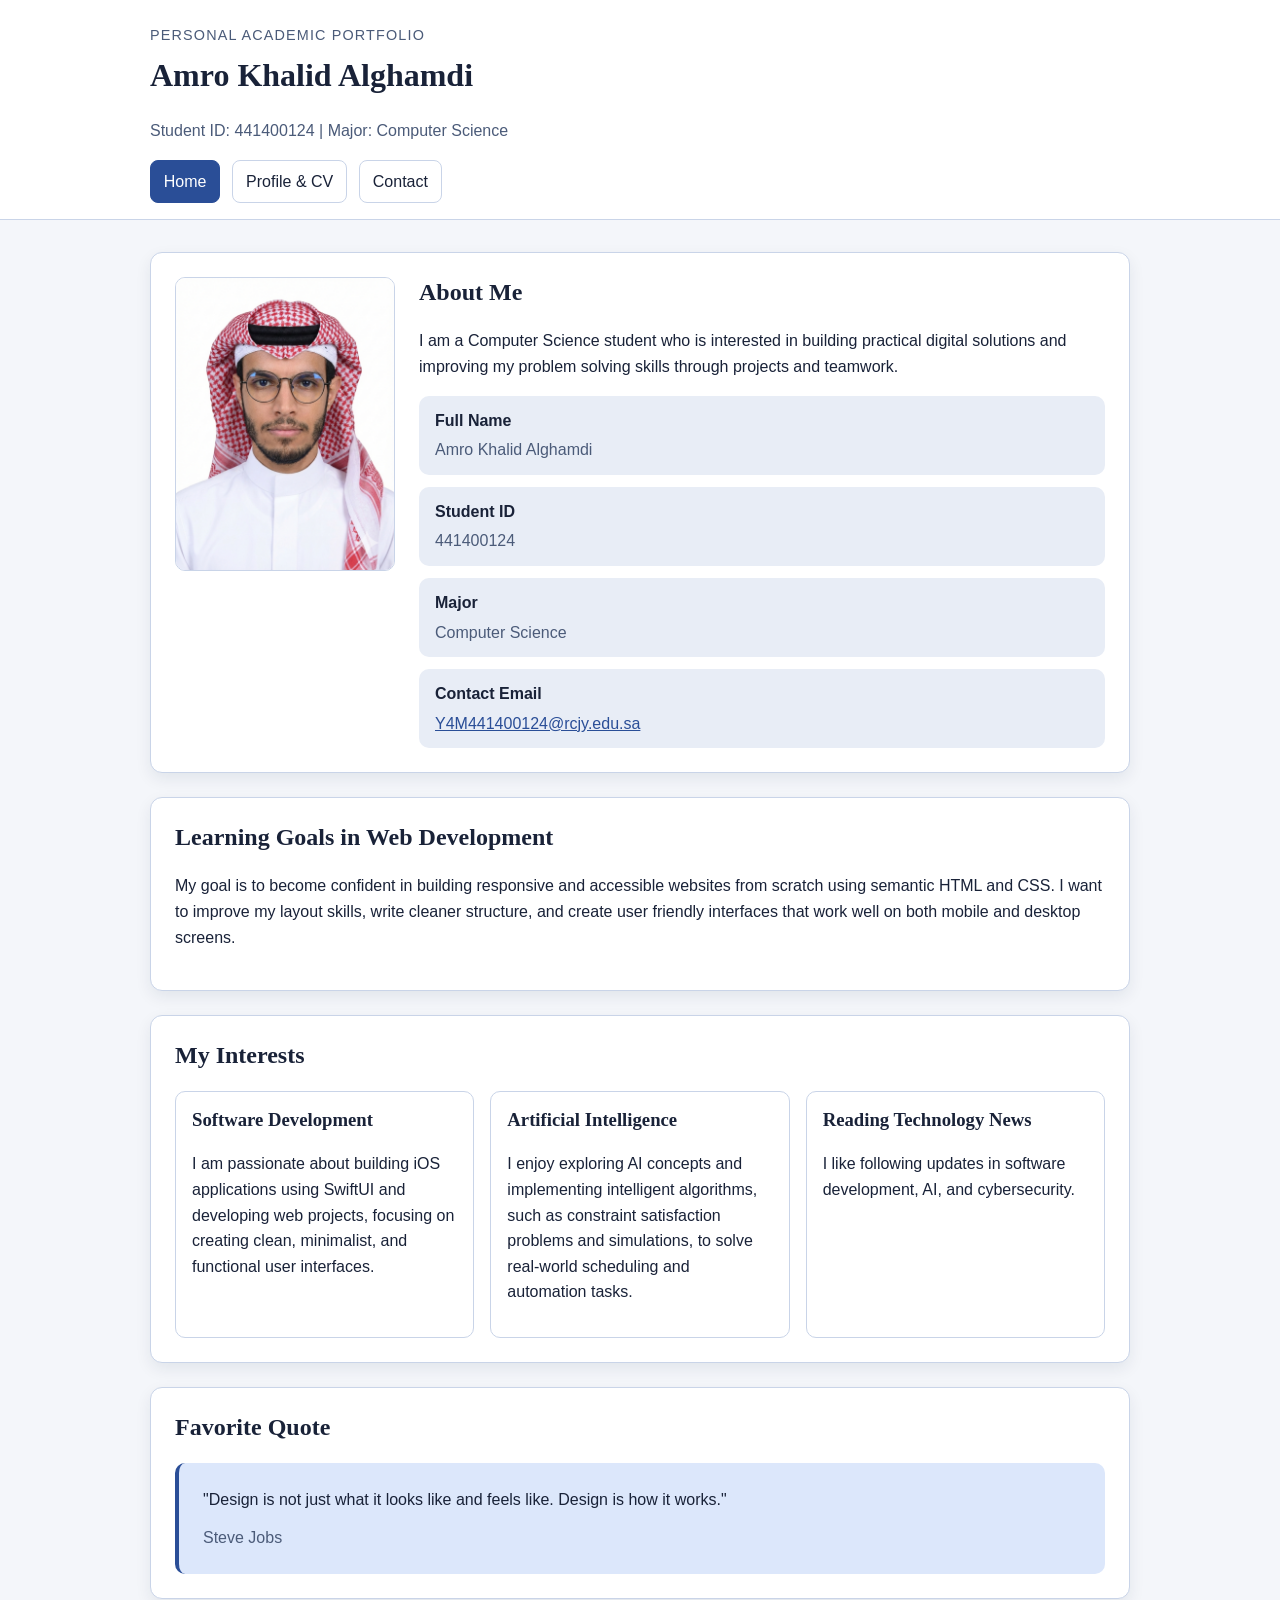
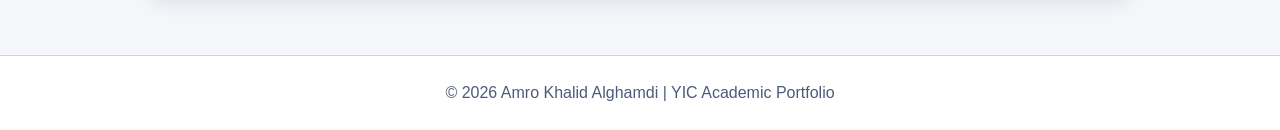
<file: index.html>
<!doctype html>
<html lang="en">
<head>
  <meta charset="utf-8">
  <meta name="viewport" content="width=device-width, initial-scale=1">
  <meta name="description" content="Personal academic portfolio homepage">
  <title>Academic Portfolio | Home</title>
  <link rel="stylesheet" href="assets/css/styles.css">
</head>
<body>
  <a class="skip-link" href="#main-content">Skip to main content</a>

  <header class="site-header">
    <div class="container">
      <p class="eyebrow">Personal Academic Portfolio</p>
      <h1>Amro Khalid Alghamdi</h1>
      <p class="header-meta">Student ID: 441400124 | Major: Computer Science</p>
      <nav aria-label="Primary">
        <ul class="nav-list">
          <li><a href="index.html" aria-current="page">Home</a></li>
          <li><a href="profile.html">Profile & CV</a></li>
          <li><a href="contact.html">Contact</a></li>
        </ul>
      </nav>
    </div>
  </header>

  <main id="main-content">
    <div class="container">
      <section class="section-card" aria-labelledby="about-heading">
        <div class="hero-layout">
          <figure class="photo-wrap">
            <img class="profile-image" src="assets/images/photo_441400124.jpg" alt="My profile photo">
          </figure>
          <div>
            <h2 id="about-heading">About Me</h2>
            <p>I am a Computer Science student who is interested in building practical digital solutions and improving my problem solving skills through projects and teamwork.</p>
            <dl class="quick-facts">
              <div>
                <dt>Full Name</dt>
                <dd>Amro Khalid Alghamdi</dd>
              </div>
              <div>
                <dt>Student ID</dt>
                <dd>441400124</dd>
              </div>
              <div>
                <dt>Major</dt>
                <dd>Computer Science</dd>
              </div>
              <div>
                <dt>Contact Email</dt>
                <dd><a href="mailto:Y4M441400124@rcjy.edu.sa">Y4M441400124@rcjy.edu.sa</a></dd>
              </div>
            </dl>
          </div>
        </div>
      </section>

      <section class="section-card" aria-labelledby="goals-heading">
        <h2 id="goals-heading">Learning Goals in Web Development</h2>
        <p>My goal is to become confident in building responsive and accessible websites from scratch using semantic HTML and CSS. I want to improve my layout skills, write cleaner structure, and create user friendly interfaces that work well on both mobile and desktop screens.</p>
      </section>

      <section class="section-card" aria-labelledby="interests-heading">
        <h2 id="interests-heading">My Interests</h2>
        <ul class="interests-grid">
          <li>
            <h3>Software Development</h3>
            <p>I am passionate about building iOS applications using SwiftUI and developing web projects, focusing on creating clean, minimalist, and functional user interfaces.</p>
          </li>
          <li>
            <h3>Artificial Intelligence</h3>
            <p>I enjoy exploring AI concepts and implementing intelligent algorithms, such as constraint satisfaction problems and simulations, to solve real-world scheduling and automation tasks.</p>
          </li>
          <li>
            <h3>Reading Technology News</h3>
            <p>I like following updates in software development, AI, and cybersecurity.</p>
          </li>
        </ul>
      </section>

      <section class="section-card" aria-labelledby="quote-heading">
        <h2 id="quote-heading">Favorite Quote</h2>
        <blockquote class="quote-box">
          <p>"Design is not just what it looks like and feels like. Design is how it works."</p>
          <cite>Steve Jobs</cite>
        </blockquote>
      </section>
    </div>
  </main>

  <footer>
    <div class="container">
      <p class="footer-text">© 2026 Amro Khalid Alghamdi | YIC Academic Portfolio</p>
    </div>
  </footer>
</body>
</html>
</file>
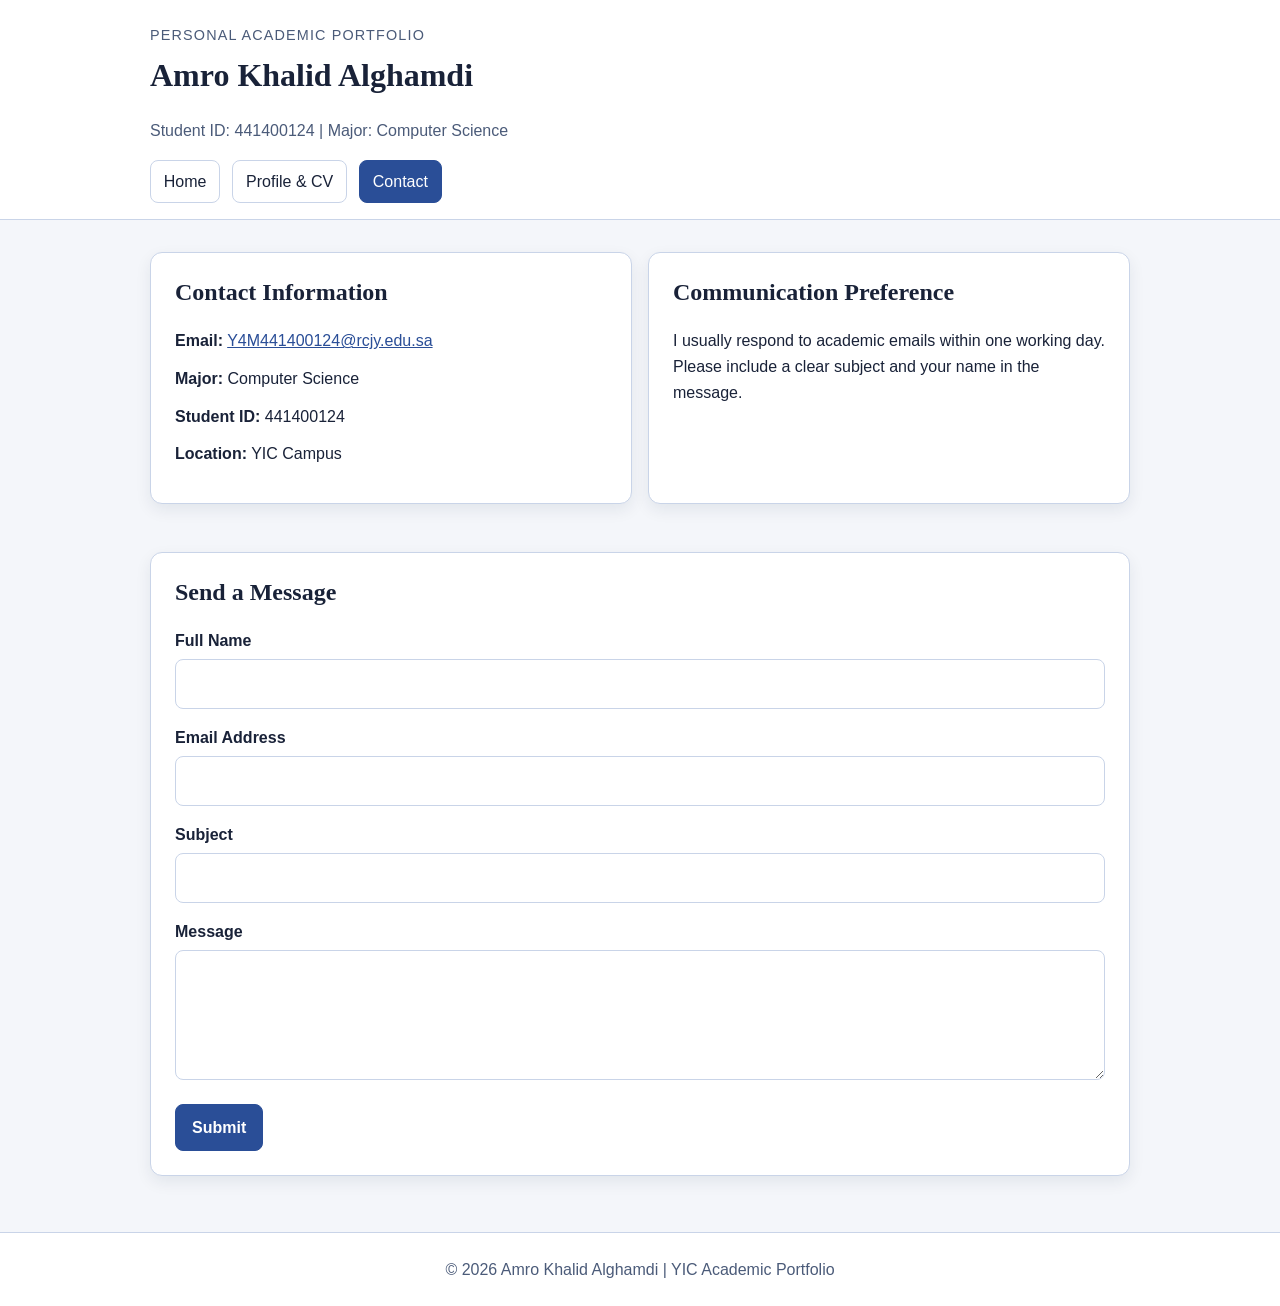
<file: contact.html>
<!doctype html>
<html lang="en">
<head>
  <meta charset="utf-8">
  <meta name="viewport" content="width=device-width, initial-scale=1">
  <meta name="description" content="Contact page for personal academic portfolio">
  <title>Academic Portfolio | Contact</title>
  <link rel="stylesheet" href="assets/css/styles.css">
</head>
<body>
  <a class="skip-link" href="#main-content">Skip to main content</a>

<header class="site-header">
    <div class="container">
      <p class="eyebrow">Personal Academic Portfolio</p>
      <h1>Amro Khalid Alghamdi</h1>
      <p class="header-meta">Student ID: 441400124 | Major: Computer Science</p>
      <nav aria-label="Primary">
        <ul class="nav-list">
          <li><a href="index.html">Home</a></li>
          <li><a href="profile.html">Profile & CV</a></li>
          <li><a href="contact.html" aria-current="page">Contact</a></li>
        </ul>
      </nav>
    </div>
  </header>

  <main id="main-content">
    <div class="container">
      <section class="contact-grid" aria-labelledby="contact-heading">
        <article class="section-card">
          <h2 id="contact-heading">Contact Information</h2>
          <address class="contact-list">
            <p><strong>Email:</strong> <a href="mailto:Y4M441400124@rcjy.edu.sa">Y4M441400124@rcjy.edu.sa</a></p>
            <p><strong>Major:</strong> Computer Science</p>
            <p><strong>Student ID:</strong> 441400124</p>
            <p><strong>Location:</strong> YIC Campus</p>
          </address>
        </article>

        <article class="section-card">
          <h2>Communication Preference</h2>
          <p>I usually respond to academic emails within one working day. Please include a clear subject and your name in the message.</p>
        </article>
      </section>

      <section class="section-card" aria-labelledby="message-heading">
        <h2 id="message-heading">Send a Message</h2>
        <form class="contact-form" action="#" method="post">
          <div>
            <label for="full-name">Full Name</label>
            <input id="full-name" name="full-name" type="text" autocomplete="name" required>
          </div>
          <div>
            <label for="email">Email Address</label>
            <input id="email" name="email" type="email" autocomplete="email" required>
          </div>
          <div>
            <label for="subject">Subject</label>
            <input id="subject" name="subject" type="text" required>
          </div>
          <div>
            <label for="message">Message</label>
            <textarea id="message" name="message" required></textarea>
          </div>
          <button type="submit">Submit</button>
        </form>
      </section>
    </div>
  </main>

  <footer>
    <div class="container">
      <p class="footer-text">© 2026 Amro Khalid Alghamdi | YIC Academic Portfolio</p>
    </div>
  </footer>
</body>
</html>
</file>
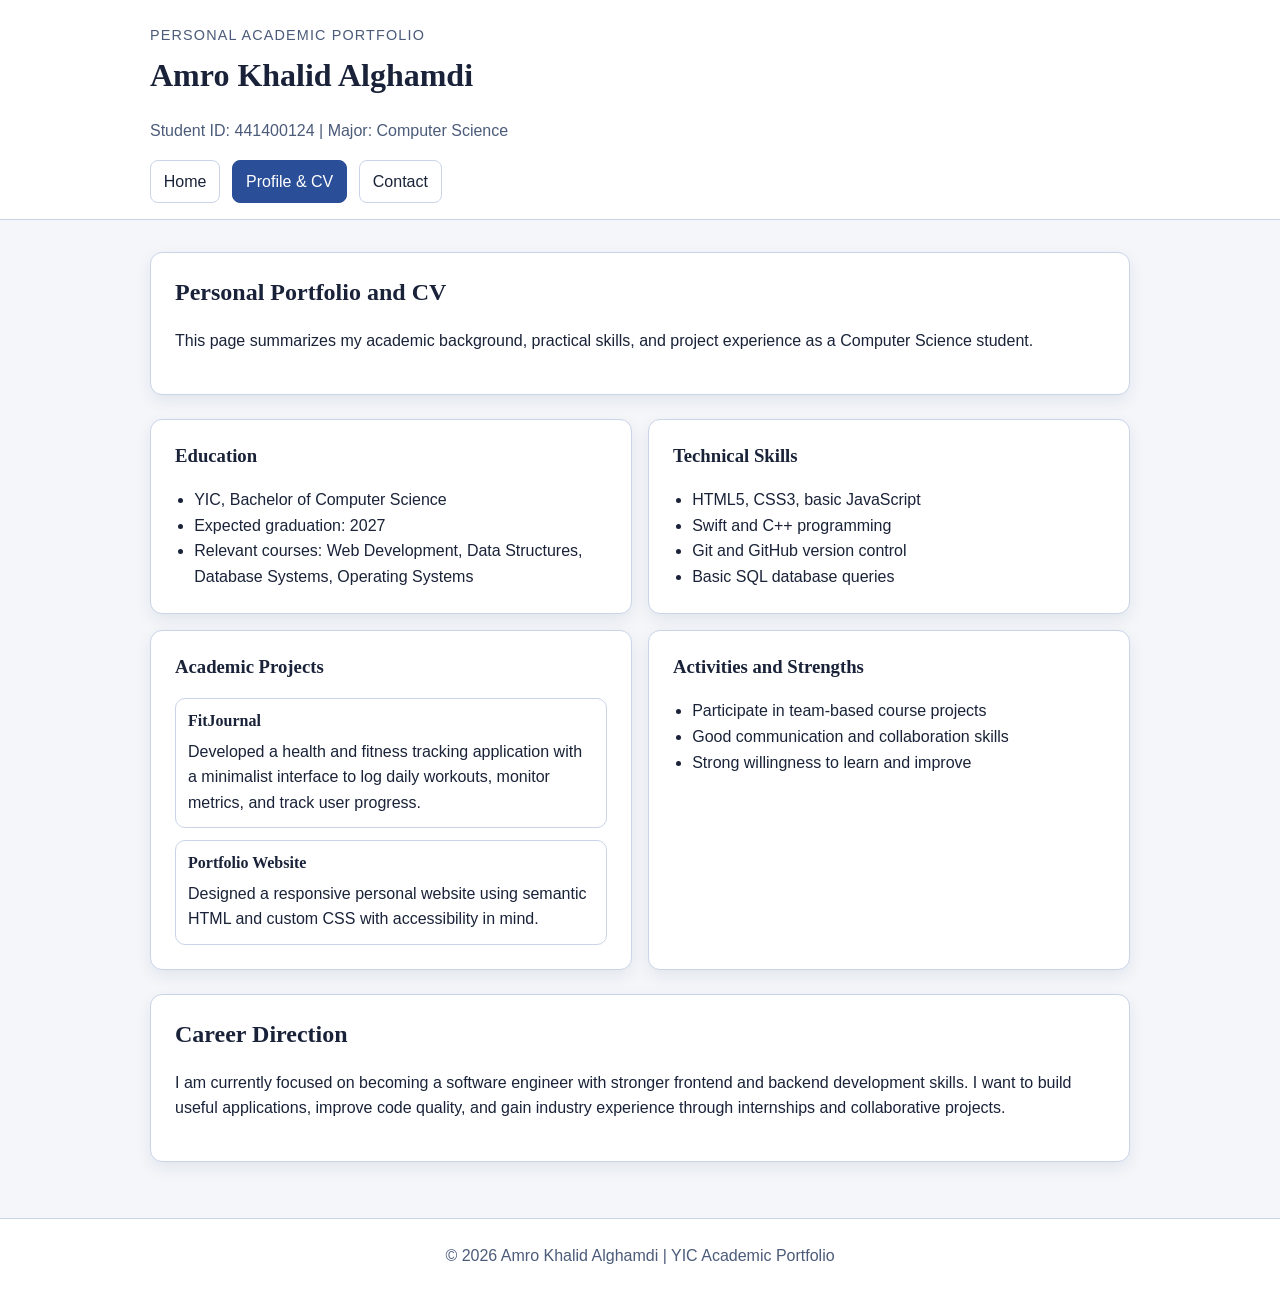
<file: profile.html>
<!doctype html>
<html lang="en">
<head>
  <meta charset="utf-8">
  <meta name="viewport" content="width=device-width, initial-scale=1">
  <meta name="description" content="Personal profile and CV page">
  <title>Academic Portfolio | Profile & CV</title>
  <link rel="stylesheet" href="assets/css/styles.css">
</head>
<body>
  <a class="skip-link" href="#main-content">Skip to main content</a>

  <header class="site-header">
    <div class="container">
      <p class="eyebrow">Personal Academic Portfolio</p>
      <h1>Amro Khalid Alghamdi</h1>
      <p class="header-meta">Student ID: 441400124 | Major: Computer Science</p>
      <nav aria-label="Primary">
        <ul class="nav-list">
          <li><a href="index.html">Home</a></li>
          <li><a href="profile.html" aria-current="page">Profile & CV</a></li>
          <li><a href="contact.html">Contact</a></li>
        </ul>
      </nav>
    </div>
  </header>

  <main id="main-content">
    <div class="container">
      <section class="section-card" aria-labelledby="cv-heading">
        <h2 id="cv-heading">Personal Portfolio and CV</h2>
        <p>This page summarizes my academic background, practical skills, and project experience as a Computer Science student.</p>
      </section>

      <section class="cv-grid" aria-label="Detailed CV sections">
        <article class="cv-card">
          <h3>Education</h3>
          <ul>
            <li>YIC, Bachelor of Computer Science</li>
            <li>Expected graduation: 2027</li>
            <li>Relevant courses: Web Development, Data Structures, Database Systems, Operating Systems</li>
          </ul>
        </article>

        <article class="cv-card">
          <h3>Technical Skills</h3>
          <ul>
            <li>HTML5, CSS3, basic JavaScript</li>
            <li>Swift and C++ programming</li>
            <li>Git and GitHub version control</li>
            <li>Basic SQL database queries</li>
          </ul>
        </article>

        <article class="cv-card">
          <h3>Academic Projects</h3>
          <div class="project-list">
            <div class="project-item">
              <h4>FitJournal</h4>
              <p>Developed a health and fitness tracking application with a minimalist interface to log daily workouts, monitor metrics, and track user progress.</p>
            </div>
            <div class="project-item">
              <h4>Portfolio Website</h4>
              <p>Designed a responsive personal website using semantic HTML and custom CSS with accessibility in mind.</p>
            </div>
          </div>
        </article>

        <article class="cv-card">
          <h3>Activities and Strengths</h3>
          <ul>
            <li>Participate in team-based course projects</li>
            <li>Good communication and collaboration skills</li>
            <li>Strong willingness to learn and improve</li>
          </ul>
        </article>
      </section>

      <section class="section-card" aria-labelledby="portfolio-note-heading">
        <h2 id="portfolio-note-heading">Career Direction</h2>
        <p>I am currently focused on becoming a software engineer with stronger frontend and backend development skills. I want to build useful applications, improve code quality, and gain industry experience through internships and collaborative projects.</p>
      </section>
    </div>
  </main>

  <footer>
    <div class="container">
      <p class="footer-text">© 2026 Amro Khalid Alghamdi | YIC Academic Portfolio</p>
    </div>
  </footer>
</body>
</html>
</file>
<file: assets/css/styles.css>
:root {
  --bg: #f4f6fa;
  --surface: #ffffff;
  --surface-soft: #e8edf6;
  --text: #192238;
  --muted: #4b5b79;
  --primary: #2a4e97;
  --primary-soft: #dce7fb;
  --border: #c9d4e8;
  --radius: 12px;
  --shadow: 0 6px 16px rgba(18, 33, 61, 0.08);
  --space-1: 0.5rem;
  --space-2: 0.75rem;
  --space-3: 1rem;
  --space-4: 1.5rem;
  --space-5: 2rem;
  --max-width: 980px;
}

*,
*::before,
*::after {
  box-sizing: border-box;
}

body {
  margin: 0;
  font-family: "Trebuchet MS", "Segoe UI", sans-serif;
  line-height: 1.6;
  color: var(--text);
  background: var(--bg);
}

h1,
h2,
h3,
h4 {
  margin-top: 0;
  line-height: 1.3;
  color: var(--text);
  font-family: Georgia, "Times New Roman", serif;
}

p {
  margin-top: 0;
}

img {
  max-width: 100%;
  display: block;
}

a {
  color: var(--primary);
}

a:hover {
  color: #1e3a72;
}

a:focus-visible,
button:focus-visible,
input:focus-visible,
textarea:focus-visible {
  outline: 3px solid #0e3d8f;
  outline-offset: 2px;
}

.skip-link {
  position: absolute;
  left: -9999px;
  top: 0;
  z-index: 1000;
  padding: 0.75rem 1rem;
  background: #ffffff;
  border: 1px solid var(--primary);
  border-radius: 8px;
}

.skip-link:focus {
  left: 1rem;
  top: 1rem;
}

.container {
  width: min(var(--max-width), calc(100% - 2rem));
  margin-inline: auto;
}

.site-header {
  background: var(--surface);
  border-bottom: 1px solid var(--border);
}

.site-header .container {
  padding: var(--space-4) 0 var(--space-3);
}

.eyebrow {
  margin-bottom: var(--space-1);
  font-size: 0.9rem;
  text-transform: uppercase;
  letter-spacing: 0.08em;
  color: var(--muted);
}

.header-meta {
  margin-bottom: 0;
  color: var(--muted);
}

.nav-list {
  margin: var(--space-3) 0 0;
  padding: 0;
  list-style: none;
  display: flex;
  flex-wrap: wrap;
  gap: var(--space-2);
}

.nav-list a {
  display: inline-block;
  padding: 0.5rem 0.8rem;
  border: 1px solid var(--border);
  border-radius: 8px;
  text-decoration: none;
  color: var(--text);
  background: #ffffff;
}

.nav-list a[aria-current="page"] {
  color: #ffffff;
  background: var(--primary);
  border-color: var(--primary);
}

main {
  padding: var(--space-5) 0;
}

.section-card {
  background: var(--surface);
  border: 1px solid var(--border);
  border-radius: var(--radius);
  box-shadow: var(--shadow);
  padding: var(--space-4);
  margin-bottom: var(--space-4);
}

.hero-layout {
  display: grid;
  gap: var(--space-4);
}

.photo-wrap {
  margin: 0;
}

.profile-image {
  width: 100%;
  max-width: 230px;
  border-radius: 10px;
  border: 1px solid var(--border);
}

.photo-wrap figcaption {
  margin-top: var(--space-2);
  font-size: 0.92rem;
  color: var(--muted);
}

.quick-facts {
  margin: var(--space-3) 0 0;
  display: grid;
  gap: var(--space-2);
}

.quick-facts div {
  background: var(--surface-soft);
  border-radius: 10px;
  padding: var(--space-2) var(--space-3);
}

.quick-facts dt {
  font-weight: 700;
}

.quick-facts dd {
  margin: 0.25rem 0 0;
  color: var(--muted);
}

.interests-grid {
  margin: 0;
  padding: 0;
  list-style: none;
  display: grid;
  gap: var(--space-3);
}

.interests-grid li {
  border: 1px solid var(--border);
  border-radius: 10px;
  padding: var(--space-3);
  background: #ffffff;
}

.quote-box {
  margin: 0;
  border-left: 4px solid var(--primary);
  background: var(--primary-soft);
  border-radius: 10px;
  padding: var(--space-4);
}

.quote-box p {
  margin: 0;
}

.quote-box cite {
  display: block;
  margin-top: var(--space-2);
  color: var(--muted);
  font-style: normal;
}

.cv-grid {
  display: grid;
  gap: var(--space-3);
  margin-bottom: var(--space-4);
}

.cv-card {
  background: var(--surface);
  border: 1px solid var(--border);
  border-radius: var(--radius);
  box-shadow: var(--shadow);
  padding: var(--space-4);
}

.cv-card ul {
  margin: 0;
  padding-left: 1.2rem;
}

.project-list {
  display: grid;
  gap: var(--space-2);
}

.project-item {
  border: 1px solid var(--border);
  border-radius: 10px;
  padding: var(--space-2);
  background: #ffffff;
}

.project-item h4 {
  margin-bottom: 0.4rem;
}

.project-item p {
  margin-bottom: 0;
}

.contact-grid {
  display: flex;
  flex-direction: column;
  gap: var(--space-3);
  margin-bottom: var(--space-4);
}

.contact-list {
  font-style: normal;
}

.contact-list p {
  margin: 0 0 var(--space-2);
}

.contact-form {
  display: grid;
  gap: var(--space-3);
}

label {
  display: block;
  margin-bottom: 0.35rem;
  font-weight: 600;
}

input,
textarea {
  width: 100%;
  border: 1px solid var(--border);
  border-radius: 8px;
  padding: 0.7rem;
  font: inherit;
  color: var(--text);
  background: #ffffff;
}

textarea {
  min-height: 130px;
  resize: vertical;
}

button {
  width: fit-content;
  border: 1px solid var(--primary);
  border-radius: 8px;
  background: var(--primary);
  color: #ffffff;
  font: inherit;
  font-weight: 600;
  padding: 0.6rem 1rem;
  cursor: pointer;
}

button:hover {
  background: #203f7a;
}

footer {
  background: var(--surface);
  border-top: 1px solid var(--border);
  padding: var(--space-4) 0;
}

.footer-text {
  margin: 0;
  color: var(--muted);
  text-align: center;
}

@media (min-width: 640px) {
  .hero-layout {
    grid-template-columns: 220px 1fr;
    align-items: start;
  }

  .interests-grid {
    grid-template-columns: repeat(2, minmax(0, 1fr));
  }
}

@media (min-width: 840px) {
  .interests-grid {
    grid-template-columns: repeat(3, minmax(0, 1fr));
  }

  .cv-grid {
    grid-template-columns: repeat(2, minmax(0, 1fr));
  }

  .contact-grid {
    flex-direction: row;
  }

  .contact-grid > * {
    flex: 1;
  }
}
</file>
